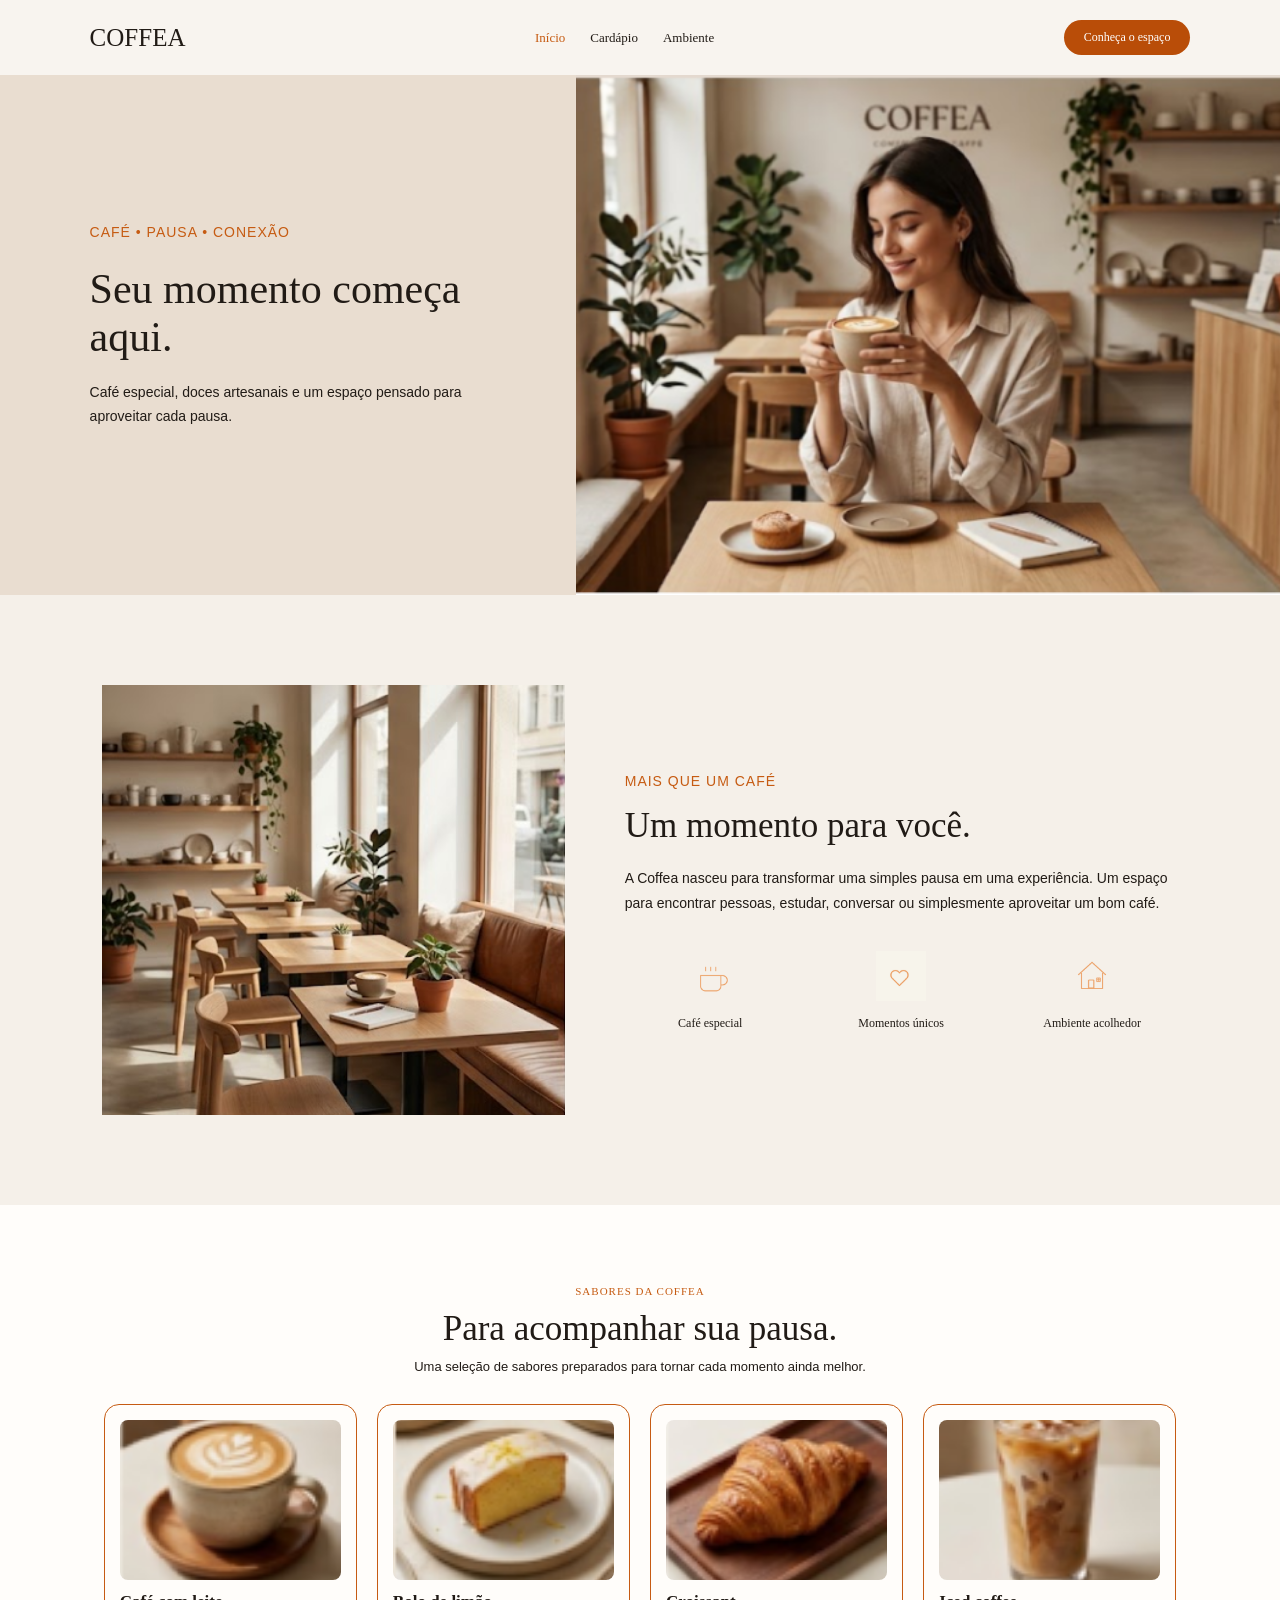
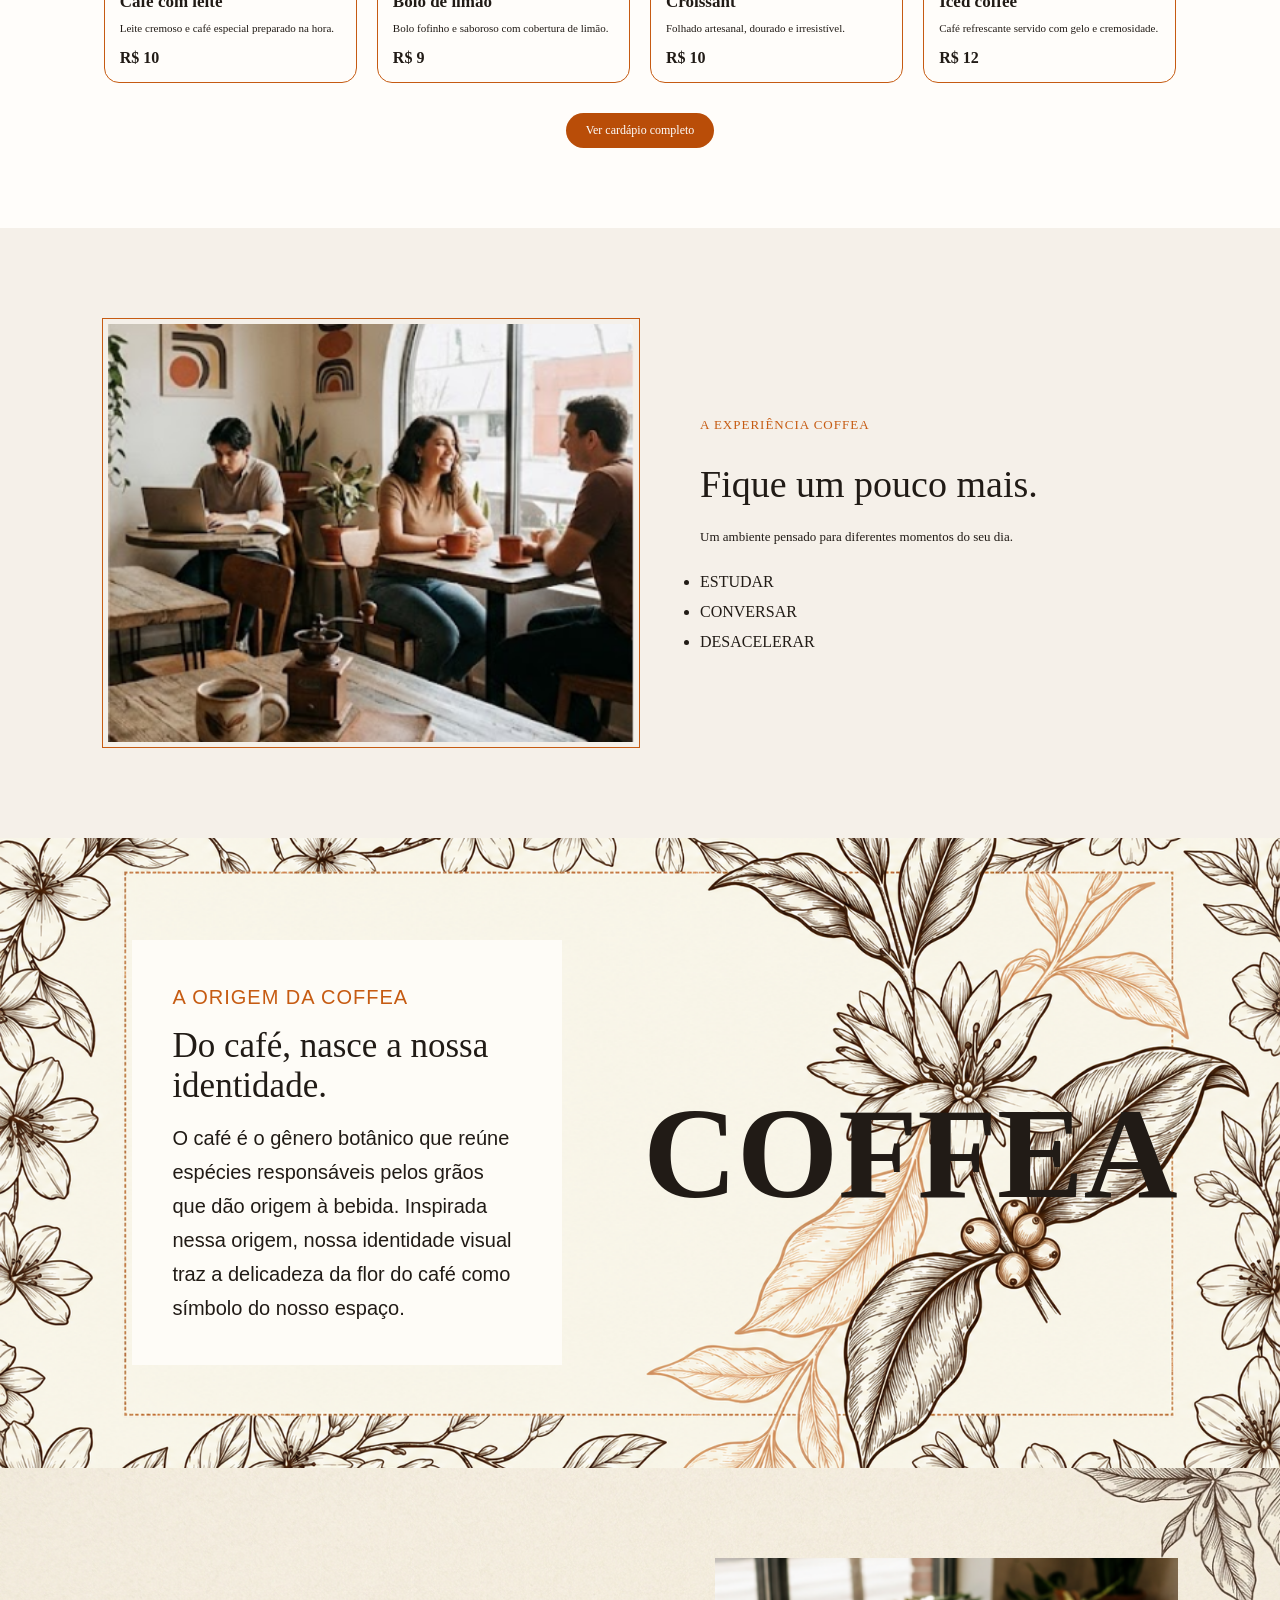
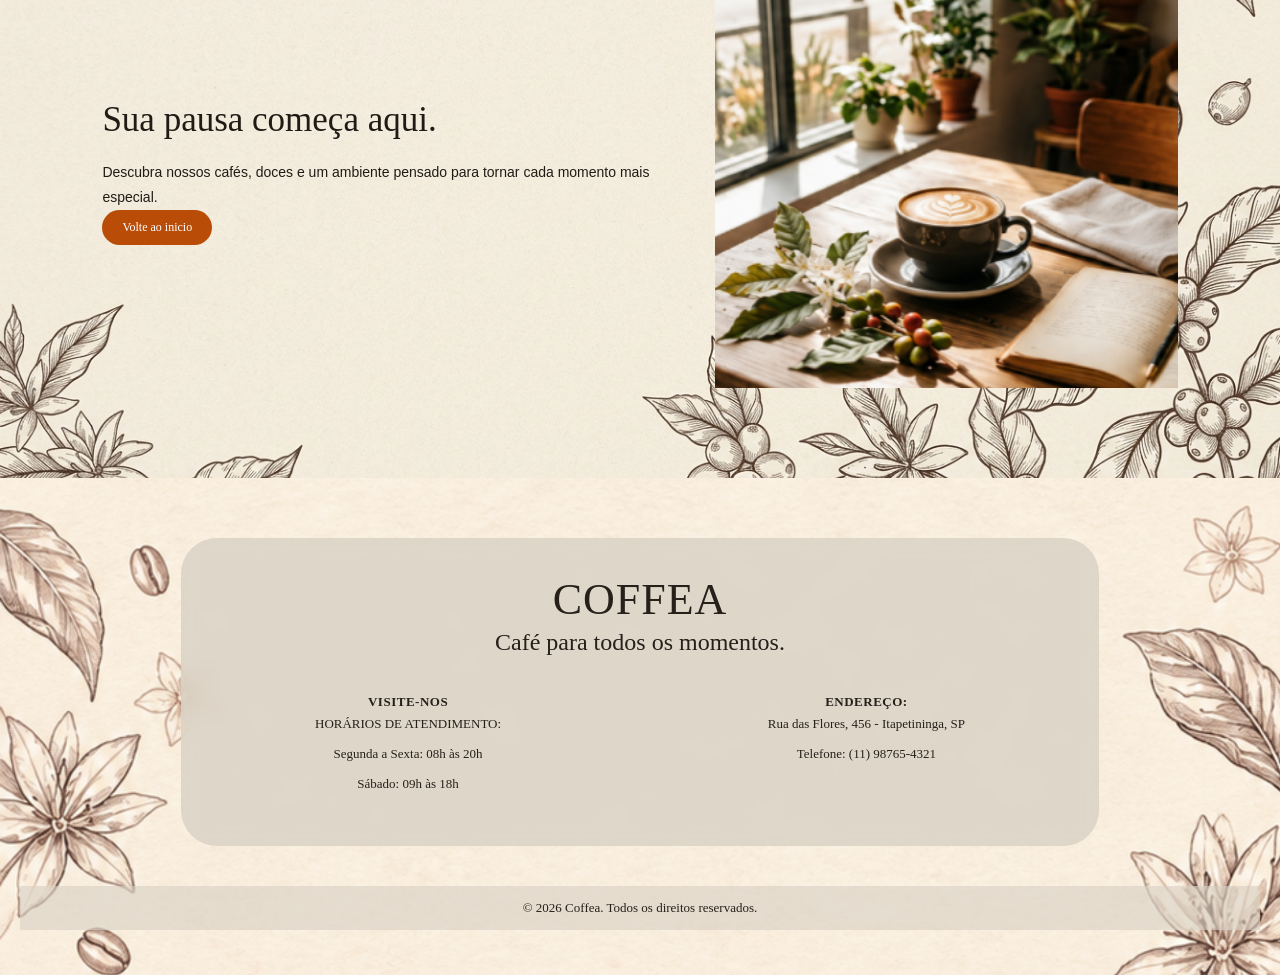
<file: index.html>
<!DOCTYPE html>
<html lang="pt-br">

<head>
    <meta charset="UTF-8">
    <meta name="viewport" content="width=device-width, initial-scale=1.0">
    <title>COFFEA - Cafeteria</title>

    <link rel="stylesheet" href="base.css">
    <link rel="stylesheet" href="index.css">
</head>

<body>

    <header>
        <h2>COFFEA</h2>

        <nav class="menu">
            <a class="inicio-menu" href="./index.html">Início</a>
            <a href="./cardapio.html">Cardápio</a>
            <a href="./ambiente.html">Ambiente</a>
        </nav>

        <a href="#historia" class="botao">Conheça o espaço</a>
    </header>

    <main>

        <section class="inicio" id="inicio">

            <div class="texto-inicio">
                <p class="subtitulo">CAFÉ • PAUSA • CONEXÃO</p>

                <h1>Seu momento começa aqui.</h1>

                <p>
                    Café especial, doces artesanais e um espaço pensado
                    para aproveitar cada pausa.
                </p>

               
            </div>
            <img src="./Imagens/img1.png" alt="img1">
        </section>

        <section class="sobre">

            <img src="./Imagens/img2.png" alt="img2">
            <div class="texto-sobre">

                <p class="subtitulo">MAIS QUE UM CAFÉ</p>
                <h2>Um momento para você.</h2>
                <p>
                    A Coffea nasceu para transformar uma simples pausa
                    em uma experiência. Um espaço para encontrar pessoas,
                    estudar, conversar ou simplesmente aproveitar um bom café.
                </p>

                <div class="beneficios">

                    <div>
        <img src="./Imagens/cafe-desenho.png" alt="Café">
        <p>Café especial</p>
    </div>

    <div>
        <img src="./Imagens/coracao-desenho.png" alt="Coração">
        <p>Momentos únicos</p>
    </div>

    <div>
        <img src="./Imagens/casa-desenho.png" alt="Casinha">
        <p>Ambiente acolhedor</p>
    </div>

            </div>
        </section>


        <section class="cardapio">

            <p class="subtitulo">SABORES DA COFFEA</p>
            <h2>Para acompanhar sua pausa.</h2>
            <p class="descricao">
                Uma seleção de sabores preparados para tornar cada momento ainda melhor.
            </p>

            <div class="produtos">

                <article class="produto">
                    <img src="./Imagens/3.1.png" alt="img3.1">
                    <h3>Café com leite</h3>
                    <p>Leite cremoso e café especial preparado na hora.</p>
                    <strong>R$ 10</strong>

                </article>

                <article class="produto">
                    <img src="./Imagens/3.2.png" alt="img3.2">
                    <h3>Bolo de limão</h3>
                    <p>Bolo fofinho e saboroso com cobertura de limão.</p>
                    <strong>R$ 9</strong>
                </article>

                <article class="produto">
                    <img src="./Imagens/3.3.png" alt="img3.3">
                    <h3>Croissant</h3>
                    <p>Folhado artesanal, dourado e irresistível.</p>
                    <strong>R$ 10</strong>
                </article>

                <article class="produto">
                    <img src="./Imagens/3.4.png" alt="img3.4">
                    <h3>Iced coffee</h3>
                    <p>Café refrescante servido com gelo e cremosidade.</p>
                    <strong>R$ 12</strong>
                </article>

            </div>

            <a href="./cardapio.html" class="botao">Ver cardápio completo</a>

        </section>


        <section class="experiencia" id="ambiente">
            <img src="./Imagens/img4.png" alt="img4">
            <div class="texto-experiencia">

                <p class="subtitulo">A EXPERIÊNCIA COFFEA</p>
                <h2>Fique um pouco mais.</h2>
                <p>
                    Um ambiente pensado para diferentes momentos do seu dia.
                </p>
                <ul class="links">
                    <li>ESTUDAR</li>
                    <li>CONVERSAR</li>
                    <li>DESACELERAR</li>
                </ul>

            </div>

        </section>


        <section class="historia" id="historia">

            <div class="texto-historia">
                <p class="subtitulo">A ORIGEM DA COFFEA</p>
                <h2>Do café, nasce a nossa identidade.</h2>
                <p>
                    O café é o gênero botânico que reúne espécies responsáveis
                    pelos grãos que dão origem à bebida. Inspirada nessa origem,
                    nossa identidade visual traz a delicadeza da flor do café
                    como símbolo do nosso espaço.
                </p>
            </div>

            <h1 class="coffea"> COFFEA</h1>

        </section>

        <section class="sobre-2" id="sobre-2">
            <div class="texto-sobre">
                <h2>Sua pausa começa aqui.</h2>
                <p>
                    Descubra nossos cafés, doces e um ambiente pensado
                    para tornar cada momento mais especial.
                </p>
                <a href="#inicio" class="botao">Volte ao inicio</a>
            </div>

            <img src="./Imagens/img6.png" alt="img6">

        </section>

    </main>

    <footer id="rodape">
        <div class="cartao-contato">
            <div class="cabecalho-contato">
                <h2>COFFEA</h2>
                <p class="slogan">Café para todos os momentos.</p>
            </div>

            <div class="info-contato">
                <div class="coluna-info">
                    <h3>VISITE-NOS</h3>
                    <p>HORÁRIOS DE ATENDIMENTO:</p>
                    <p>Segunda a Sexta: 08h às 20h</p>
                    <p>Sábado: 09h às 18h</p>
                </div>

                <div class="coluna-info">
                    <h3>ENDEREÇO:</h3>
                    <p>Rua das Flores, 456 - Itapetininga, SP</p>
                    <p>Telefone: (11) 98765-4321</p>
                </div>
            </div>
        </div>

        <p class="direitos">© 2026 Coffea. Todos os direitos reservados.</p>
    </footer>
</body>

</html>
</file>
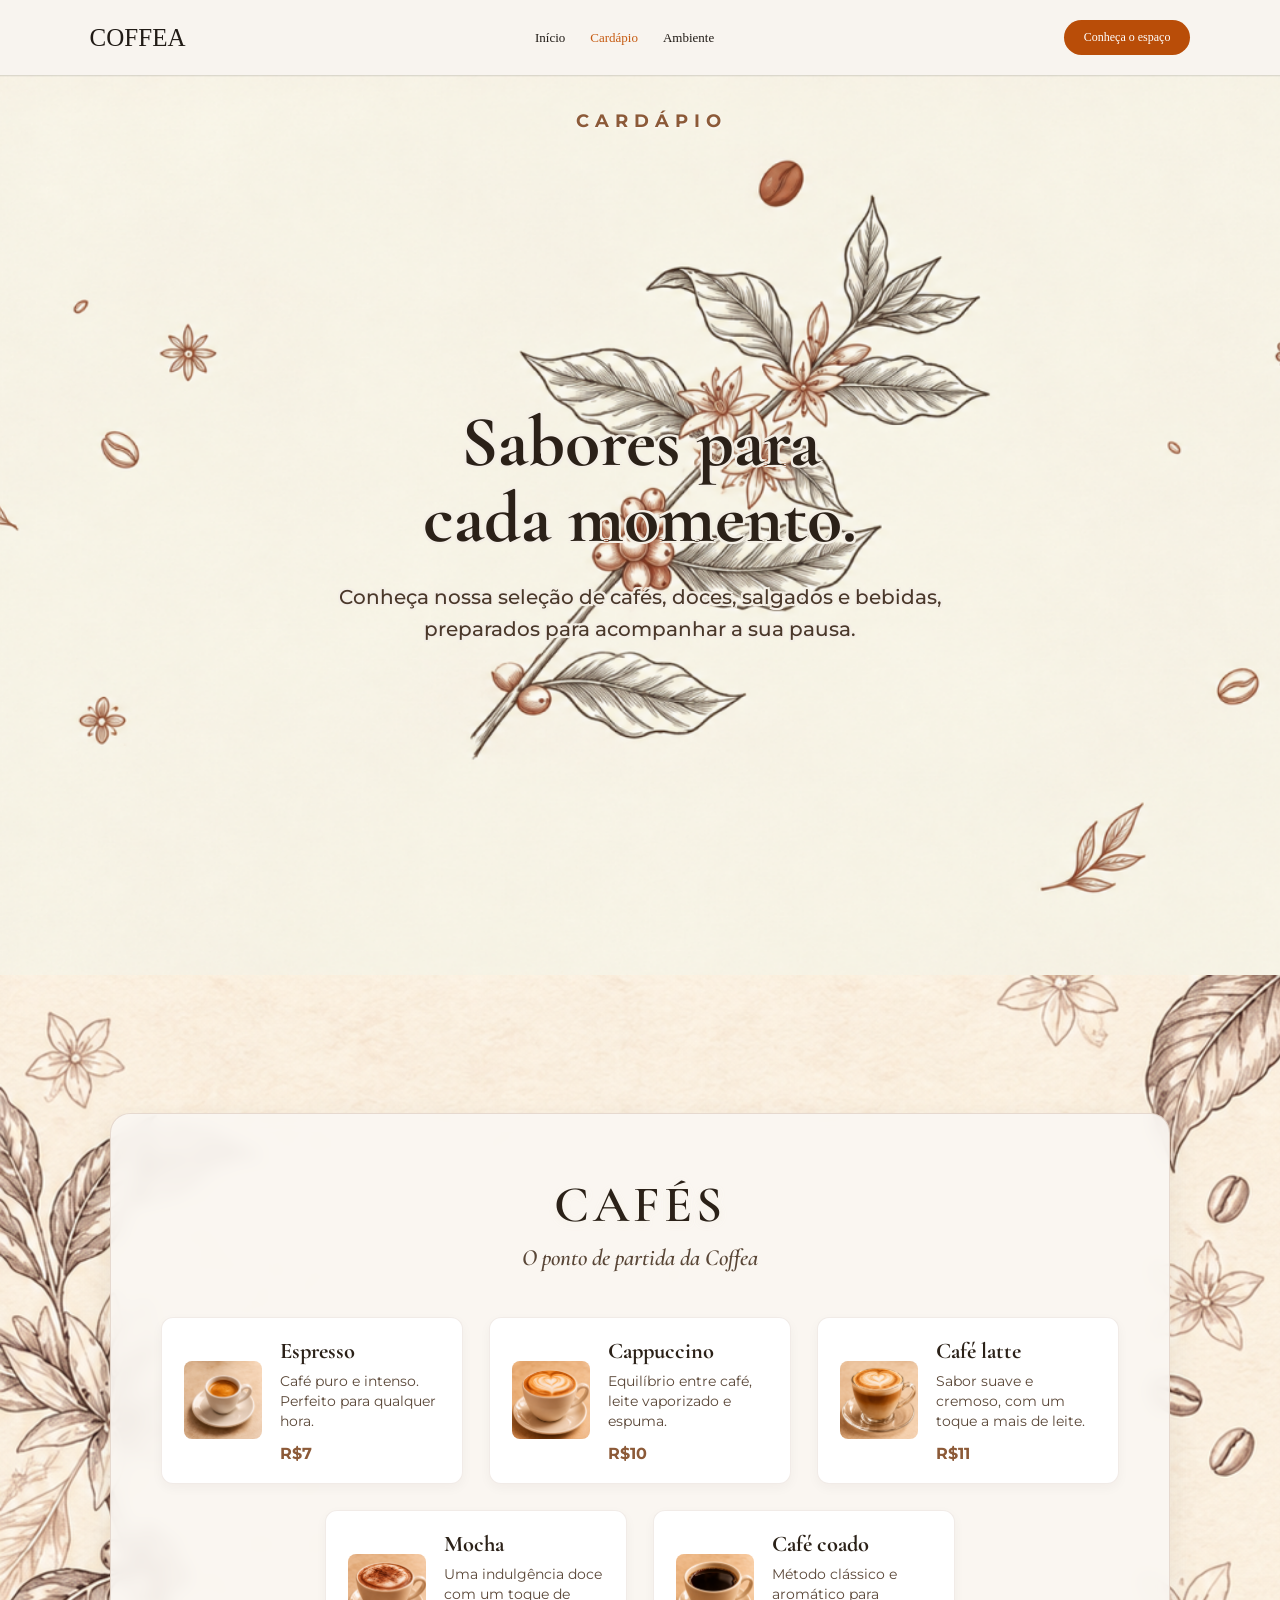
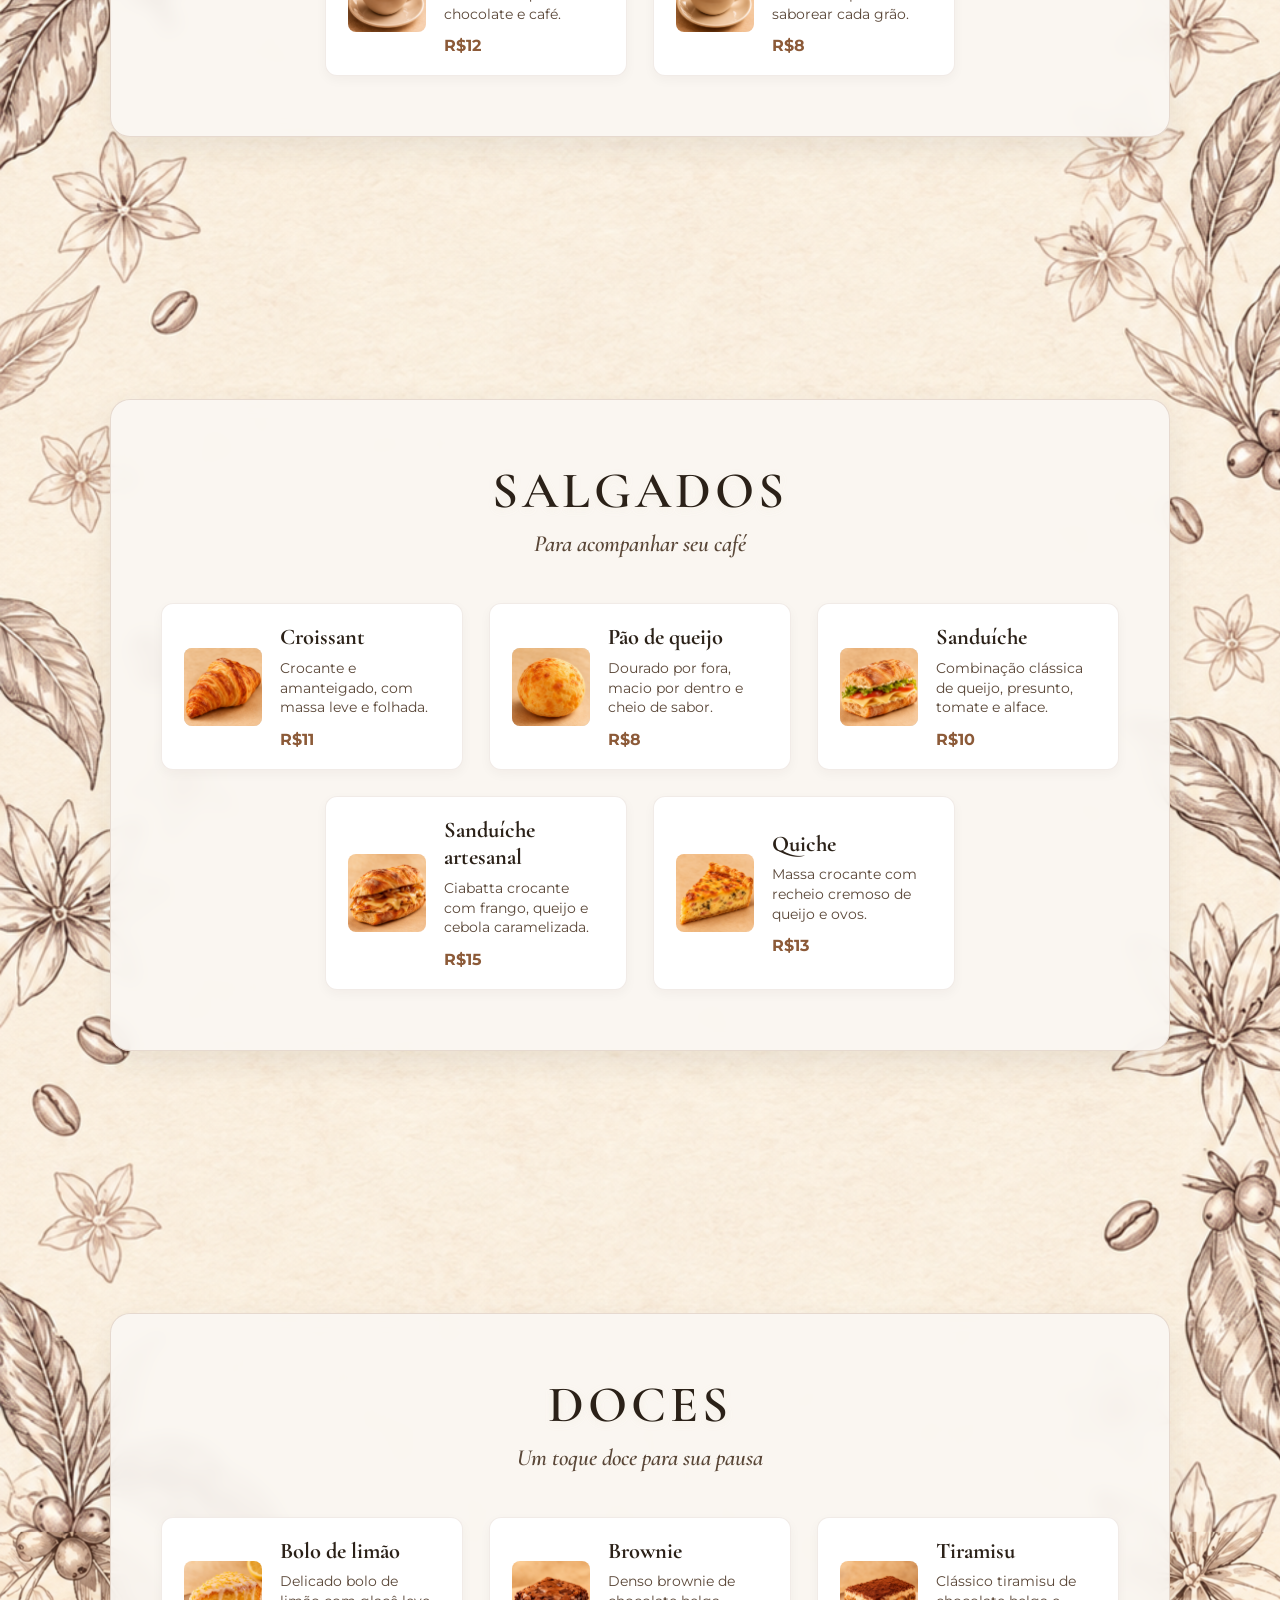
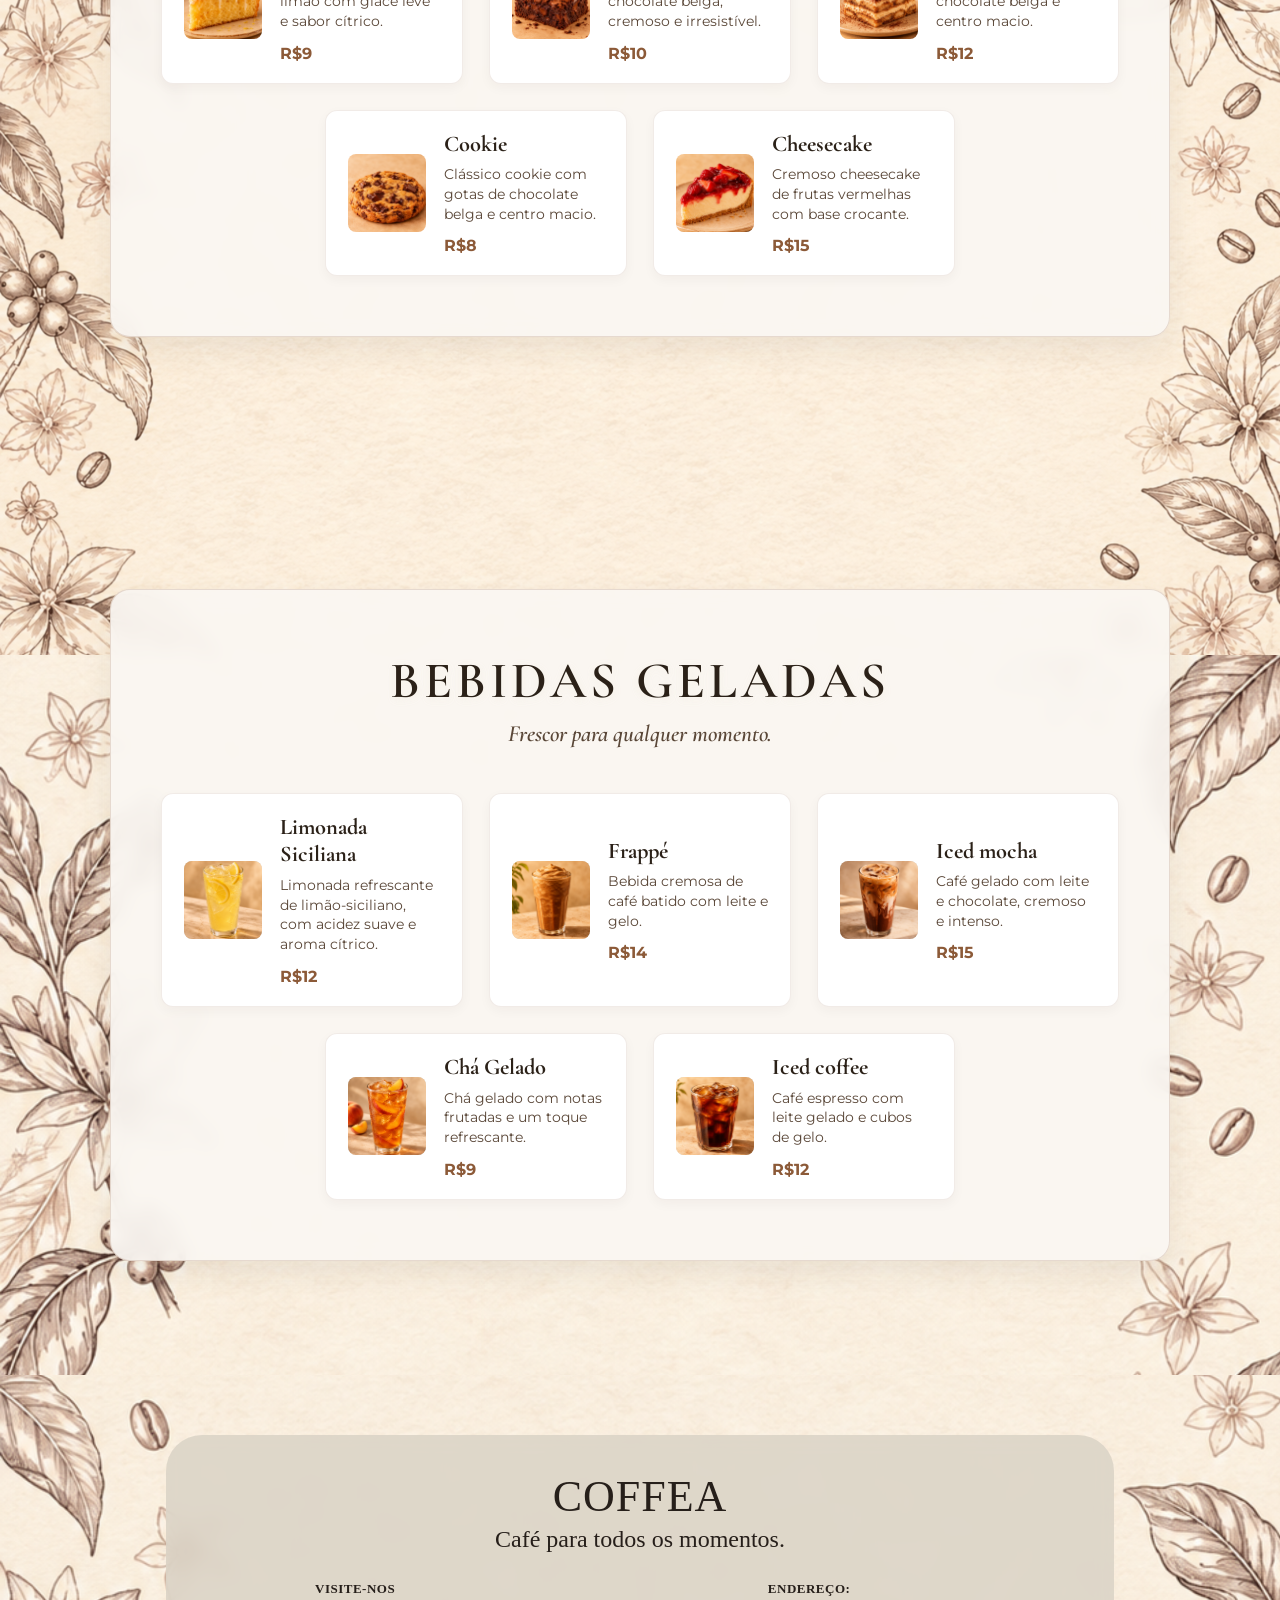
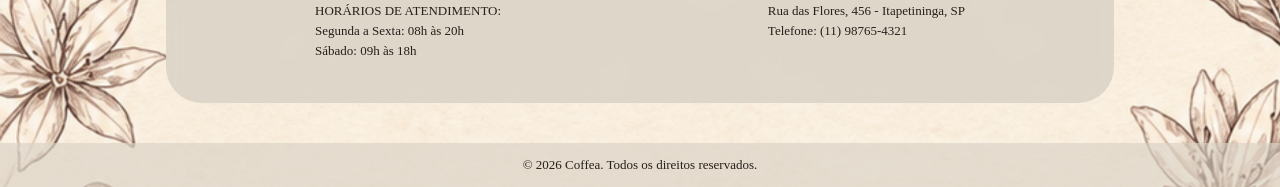
<file: cardapio.html>
<!DOCTYPE html>
<html lang="pt-BR">

<head>
  <meta charset="UTF-8">
  <meta name="viewport" content="width=device-width, initial-scale=1.0">
  <title>Cardápio Coffea</title>

  <link rel="preconnect" href="https://fonts.googleapis.com">
  <link rel="preconnect" href="https://fonts.gstatic.com" crossorigin>
  <link
    href="https://fonts.googleapis.com/css2?family=Cormorant+Garamond:ital,wght@0,400;0,600;0,700;1,400&family=Montserrat:wght@300;400;500;600;700&display=swap"
    rel="stylesheet">

  <link rel="stylesheet" href="base.css">
  <link rel="stylesheet" href="cardapio.css">
</head>

<body>

  <header>
    <h2>COFFEA</h2>

    <nav class="menu">
      <a class ="inicio-menu" href="./index.html">Início</a>
      <a class="cardapio-menu" href="./cardapio.html">Cardápio</a>
      <a href="./ambiente.html">Ambiente</a>
    </nav>

    <a href="./ambiente.html" class="botao">Conheça o espaço</a>
  </header>
  <main>
    <section class="pagina pagina-capa">
      <div class="tag-capa">CARDÁPIO</div>

      <div class="container-capa">
        <h1 class="titulo-capa">Sabores para<br>cada momento.</h1>
        <p class="descricao-capa">Conheça nossa seleção de cafés, doces, salgados e bebidas, preparados para acompanhar
          a
          sua pausa.</p>
      </div>
    </section>

    <div class="fundo-continuo">
      <section class="pagina pagina-cafes">
        <div class="card-secao">
          <div class="cabecalho-secao">
            <h2 class="titulo-secao">CAFÉS</h2>
            <p class="subtitulo-secao">O ponto de partida da Coffea</p>
          </div>

          <div class="grade-itens">
            <div class="cartao-item">
              <img src="./Imagens/expresso.png" alt="Espresso" class="imagem-item">
              <div class="info-item">
                <h3 class="nome-item">Espresso</h3>
                <p class="descricao-item">Café puro e intenso. Perfeito para qualquer hora.</p>
                <span class="preco-item">R$7</span>
              </div>
            </div>
            <div class="cartao-item">
              <img src="./Imagens/cappuccino.png" alt="Cappuccino" class="imagem-item">
              <div class="info-item">
                <h3 class="nome-item">Cappuccino</h3>
                <p class="descricao-item">Equilíbrio entre café, leite vaporizado e espuma.</p>
                <span class="preco-item">R$10</span>
              </div>
            </div>
            <div class="cartao-item">
              <img src="./Imagens/latte.png" alt="Café latte" class="imagem-item">
              <div class="info-item">
                <h3 class="nome-item">Café latte</h3>
                <p class="descricao-item">Sabor suave e cremoso, com um toque a mais de leite.</p>
                <span class="preco-item">R$11</span>
              </div>
            </div>
          </div>

          <div class="grade-itens-2">
            <div class="cartao-item">
              <img src="./Imagens/mocha.png" alt="Mocha" class="imagem-item">
              <div class="info-item">
                <h3 class="nome-item">Mocha</h3>
                <p class="descricao-item">Uma indulgência doce com um toque de chocolate e café.</p>
                <span class="preco-item">R$12</span>
              </div>
            </div>
            <div class="cartao-item">
              <img src="./Imagens/cafe_coado.png" alt="Café coado" class="imagem-item">
              <div class="info-item">
                <h3 class="nome-item">Café coado</h3>
                <p class="descricao-item">Método clássico e aromático para saborear cada grão.</p>
                <span class="preco-item">R$8</span>
              </div>
            </div>
          </div>
        </div>
      </section>

      <section class="pagina pagina-salgados">
        <div class="card-secao">
          <div class="cabecalho-secao">
            <h2 class="titulo-secao">SALGADOS</h2>
            <p class="subtitulo-secao">Para acompanhar seu café</p>
          </div>

          <div class="grade-itens">
            <div class="cartao-item">
              <img src="./Imagens/croissant.png" alt="Croissant" class="imagem-item">
              <div class="info-item">
                <h3 class="nome-item">Croissant</h3>
                <p class="descricao-item">Crocante e amanteigado, com massa leve e folhada.</p>
                <span class="preco-item">R$11</span>
              </div>
            </div>
            <div class="cartao-item">
              <img src="./Imagens/pao_de_queijo.png" alt="Pão de queijo" class="imagem-item">
              <div class="info-item">
                <h3 class="nome-item">Pão de queijo</h3>
                <p class="descricao-item">Dourado por fora, macio por dentro e cheio de sabor.</p>
                <span class="preco-item">R$8</span>
              </div>
            </div>
            <div class="cartao-item">
              <img src="./Imagens/sanduiche.png" alt="Sanduíche" class="imagem-item">
              <div class="info-item">
                <h3 class="nome-item">Sanduíche</h3>
                <p class="descricao-item">Combinação clássica de queijo, presunto, tomate e alface.</p>
                <span class="preco-item">R$10</span>
              </div>
            </div>
          </div>

          <div class="grade-itens-2">
            <div class="cartao-item">
              <img src="./Imagens/sanduiche artesanal.png" alt="Sanduíche artesanal" class="imagem-item">
              <div class="info-item">
                <h3 class="nome-item">Sanduíche artesanal</h3>
                <p class="descricao-item">Ciabatta crocante com frango, queijo e cebola caramelizada.</p>
                <span class="preco-item">R$15</span>
              </div>
            </div>
            <div class="cartao-item">
              <img src="./Imagens/quiche.png" alt="Quiche" class="imagem-item">
              <div class="info-item">
                <h3 class="nome-item">Quiche</h3>
                <p class="descricao-item">Massa crocante com recheio cremoso de queijo e ovos.</p>
                <span class="preco-item">R$13</span>
              </div>
            </div>
          </div>
        </div>
      </section>

      <section class="pagina pagina-doces">
        <div class="card-secao">
          <div class="cabecalho-secao">
            <h2 class="titulo-secao">DOCES</h2>
            <p class="subtitulo-secao">Um toque doce para sua pausa</p>
          </div>

          <div class="grade-itens">
            <div class="cartao-item">
              <img src="./Imagens/bolo_de_limao.png" alt="Bolo de limão" class="imagem-item">
              <div class="info-item">
                <h3 class="nome-item">Bolo de limão</h3>
                <p class="descricao-item">Delicado bolo de limão com glacê leve e sabor cítrico.</p>
                <span class="preco-item">R$9</span>
              </div>
            </div>
            <div class="cartao-item">
              <img src="./Imagens/brownie.png" alt="Brownie" class="imagem-item">
              <div class="info-item">
                <h3 class="nome-item">Brownie</h3>
                <p class="descricao-item">Denso brownie de chocolate belga, cremoso e irresistível.</p>
                <span class="preco-item">R$10</span>
              </div>
            </div>
            <div class="cartao-item">
              <img src="./Imagens/tiramisu.png" alt="Tiramisu" class="imagem-item">
              <div class="info-item">
                <h3 class="nome-item">Tiramisu</h3>
                <p class="descricao-item">Clássico tiramisu de chocolate belga e centro macio.</p>
                <span class="preco-item">R$12</span>
              </div>
            </div>
          </div>

          <div class="grade-itens-2">
            <div class="cartao-item">
              <img src="./Imagens/cookie.png" alt="Cookie" class="imagem-item">
              <div class="info-item">
                <h3 class="nome-item">Cookie</h3>
                <p class="descricao-item">Clássico cookie com gotas de chocolate belga e centro macio.</p>
                <span class="preco-item">R$8</span>
              </div>
            </div>
            <div class="cartao-item">
              <img src="./Imagens/cheesecake.png" alt="Cheesecake" class="imagem-item">
              <div class="info-item">
                <h3 class="nome-item">Cheesecake</h3>
                <p class="descricao-item">Cremoso cheesecake de frutas vermelhas com base crocante.</p>
                <span class="preco-item">R$15</span>
              </div>
            </div>
          </div>
        </div>
      </section>

      <section class="pagina pagina-bebidas">
        <div class="card-secao">
          <div class="cabecalho-secao">
            <h2 class="titulo-secao">BEBIDAS GELADAS</h2>
            <p class="subtitulo-secao">Frescor para qualquer momento.</p>
          </div>

          <div class="grade-itens">
            <div class="cartao-item">
              <img src="./Imagens/limonada_siciliana.png" alt="Limonada Siciliana" class="imagem-item">
              <div class="info-item">
                <h3 class="nome-item">Limonada Siciliana</h3>
                <p class="descricao-item">Limonada refrescante de limão-siciliano, com acidez suave e aroma cítrico.</p>
                <span class="preco-item">R$12</span>
              </div>
            </div>
            <div class="cartao-item">
              <img src="./Imagens/frappe_gelado.png" alt="Frappé" class="imagem-item">
              <div class="info-item">
                <h3 class="nome-item">Frappé</h3>
                <p class="descricao-item">Bebida cremosa de café batido com leite e gelo.</p>
                <span class="preco-item">R$14</span>
              </div>
            </div>
            <div class="cartao-item">
              <img src="./Imagens/mocha_gelado.png" alt="Iced mocha" class="imagem-item">
              <div class="info-item">
                <h3 class="nome-item">Iced mocha</h3>
                <p class="descricao-item">Café gelado com leite e chocolate, cremoso e intenso.</p>
                <span class="preco-item">R$15</span>
              </div>
            </div>
          </div>

          <div class="grade-itens-2">
            <div class="cartao-item">
              <img src="./Imagens/cha_gelado.png" alt="Chá Gelado" class="imagem-item">
              <div class="info-item">
                <h3 class="nome-item">Chá Gelado</h3>
                <p class="descricao-item">Chá gelado com notas frutadas e um toque refrescante.</p>
                <span class="preco-item">R$9</span>
              </div>
            </div>
            <div class="cartao-item">
              <img src="./Imagens/cafe_gelado.png" alt="Iced coffee" class="imagem-item">
              <div class="info-item">
                <h3 class="nome-item">Iced coffee</h3>
                <p class="descricao-item">Café espresso com leite gelado e cubos de gelo.</p>
                <span class="preco-item">R$12</span>
              </div>
            </div>
          </div>
        </div>
      </section>
    </div>
  </main>

  <footer id="rodape">
    <div class="cartao-contato">
      <div class="cabecalho-contato">
        <h2>COFFEA</h2>
        <p class="slogan">Café para todos os momentos.</p>
      </div>

      <div class="info-contato">
        <div class="coluna-info">
          <h3>VISITE-NOS</h3>
          <p>HORÁRIOS DE ATENDIMENTO:</p>
          <p>Segunda a Sexta: 08h às 20h</p>
          <p>Sábado: 09h às 18h</p>
        </div>

        <div class="coluna-info">
          <h3>ENDEREÇO:</h3>
          <p>Rua das Flores, 456 - Itapetininga, SP</p>
          <p>Telefone: (11) 98765-4321</p>
        </div>
      </div>
    </div>

    <p class="direitos">© 2026 Coffea. Todos os direitos reservados.</p>
  </footer>
</body>

</html>
</file>
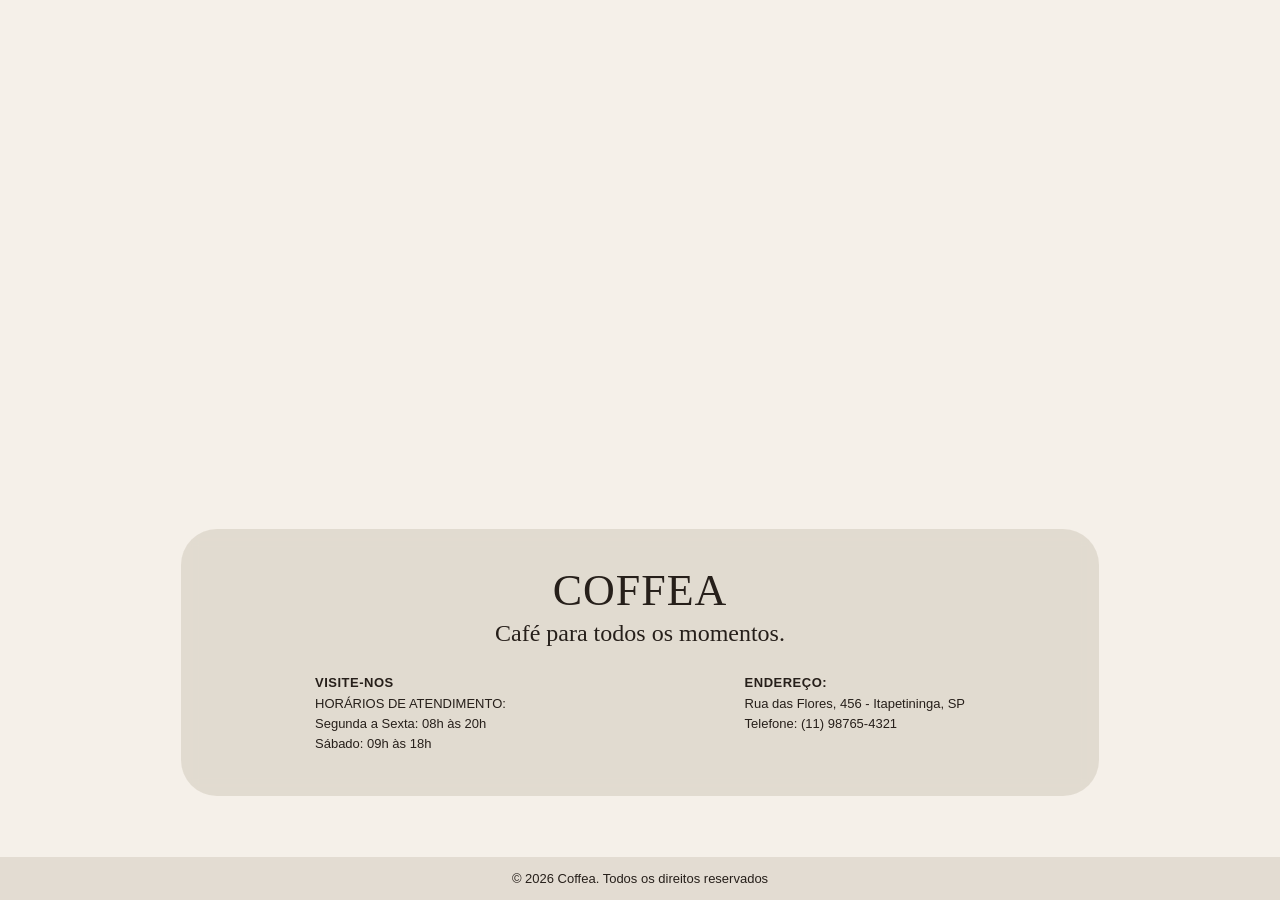
<file: contato.html>
<!DOCTYPE html>
<html lang="pt-BR">
<head>
    <meta charset="UTF-8">
    <meta name="viewport" content="width=device-width, initial-scale=1.0">
    <title>Contato</title>
    <link rel="stylesheet" href="base.css">
    <link rel="stylesheet" href="contato.css">
</head>
<body>
    <section class="secao-final">
        <div class="cartao-contato">
            <div class="cabecalho-contato">
                <h2>COFFEA</h2>
                <p class="slogan">Café para todos os momentos.</p>
            </div>

            <div class="info-contato">
                <div class="coluna-info">
                    <h3>VISITE-NOS</h3>
                    <p>HORÁRIOS DE ATENDIMENTO:</p>
                    <p>Segunda a Sexta: 08h às 20h</p>
                    <p>Sábado: 09h às 18h</p>
                </div>

                <div class="coluna-info">
                    <h3>ENDEREÇO:</h3>
                    <p>Rua das Flores, 456 - Itapetininga, SP</p>
                    <p>Telefone: (11) 98765-4321</p>
                </div>
            </div>
        </div>

        <footer class="rodape-final">
            <p>© 2026 Coffea. Todos os direitos reservados</p>
        </footer>
    </section>
</body>
</html>
</file>
<file: base.css>
:root {
  --texto: #211b16;
  --fundo: #f5f0e9;
  --creme: #f8f4ef;
  --laranja: #c65b12;
  --botao: #b94d08;
  --marrom: #30251e;
  
  /*Contorno das letras*/
  --contorno-cor: #f4efe6;
  --contorno-esp: 2px;
  --contorno-neg: calc(var(--contorno-esp) * -1);
  --contorno:
  var(--contorno-neg) var(--contorno-neg) 0 var(--contorno-cor),
  var(--contorno-esp) var(--contorno-neg) 0 var(--contorno-cor),
  var(--contorno-neg) var(--contorno-esp) 0 var(--contorno-cor),
  var(--contorno-esp) var(--contorno-esp) 0 var(--contorno-cor),
  var(--contorno-neg) 0 0 var(--contorno-cor),
  var(--contorno-esp) 0 0 var(--contorno-cor),
  0 var(--contorno-neg) 0 var(--contorno-cor),
  0 var(--contorno-esp) 0 var(--contorno-cor);
}


* { margin: 0; padding: 0; box-sizing: border-box; }

html { scroll-behavior: smooth; }

body {
  font-family: Georgia, 'Times New Roman', serif;
  color: var(--texto);
  background: var(--fundo);
  overflow-x: hidden;
}

img { max-width: 100%; display: block; }

header {
  display: flex;
  justify-content: space-between;
  align-items: center;
  padding: 20px 7%;
  background: var(--creme);
  font-family: Georgia, serif;
}
header h2 { font-size: 25px; font-weight: normal; }
nav { display: flex; gap: 25px; }
nav a { color: var(--texto); text-decoration: none; font-size: 13px; }

.botao {
  display: inline-block;
  padding: 10px 20px;
  border-radius: 20px;
  background: var(--botao);
  color: #fff;
  text-decoration: none;
  font-size: 12px;
}

.subtitulo {
  display: block;
  margin-bottom: 14px;
  font-size: 13px;
  letter-spacing: 2px;
  text-transform: uppercase;
  color: var(--laranja);
}

body > footer {
  display: flex;
  flex-direction: column;
  align-items: center;
  padding-top: 60px;
  background: var(--marrom) url("./Imagens/fundo_continuo.png") center / cover no-repeat;
  color: #261f1a;
  font-family: Georgia, serif;
}

.cartao-contato {
  display: flex;
  flex-direction: column;
  align-items: center;
  width: 74%;
  max-width: 960px;
  padding: 36px 50px 42px;
  margin-bottom: 40px;
  background: rgba(218, 211, 198, 0.85);
  backdrop-filter: blur(8px);
  border-radius: 36px;
}
.cabecalho-contato { margin-bottom: 28px; text-align: center; }
.cabecalho-contato h2 {
  margin-bottom: 4px;
  font-size: clamp(32px, 3.6vw, 44px);
  font-weight: normal;
  letter-spacing: 1px;
}
.slogan { font-size: clamp(18px, 2vw, 24px); }

.info-contato {
  display: flex;
  justify-content: space-between;
  gap: 40px;
  width: 100%;
  max-width: 650px;
}
.coluna-info h3 { margin-bottom: 4px; font-size: 13px; letter-spacing: 0.5px; }
.coluna-info p { font-size: 13px; line-height: 1.55; }

.direitos {
  width: 100%;
  padding: 14px 20px;
  background: rgba(218, 211, 198, 0.65);
  text-align: center;
  font-size: 13px;
}

@media (max-width: 768px) {
  header { flex-direction: column; gap: 20px; }
  nav { flex-wrap: wrap; justify-content: center; gap: 15px; }
  .cartao-contato { width: 94%; padding: 28px 22px; border-radius: 24px; }
  .info-contato { flex-direction: column; gap: 20px; text-align: center; }
}
</file>
<file: index.css>
*{
margin: 0;
padding: 0;
box-sizing: border-box;
}
html {
scroll-behavior: smooth;
}
body {
background-color: #f5f0e9;
color: #211b16;
font-family: Georgia, serif;
}
img {
max-width: 100%;
display: block;
}
.subtitulo {
color: #c65b12;
font-size: 11px;
margin-bottom: 12px;
letter-spacing: 1px;
}
.botao {
display: inline-block;
background-color: #b94d08;
color: white;
text-decoration: none;
padding: 10px 20px;
border-radius: 20px;
font-size: 12px;
}
.menu > .inicio-menu{
color: #c65b12
}


header {
background-color: #f8f4ef;
display: flex;
justify-content: space-between;
align-items: center;
padding: 20px 7%;
}
header h2 {
font-size: 25px;
font-weight: normal;
}
nav {
display: flex;
gap: 25px;
}
nav a {
color: #211b16;
text-decoration: none;
font-size: 13px;
}
.menu > .inicio-menu{
color: #c65b12
}

.inicio {
display: flex;
align-items: center;
background-color: #e9ddd0;
min-height: 520px;
}
.texto-inicio {
width: 45%;
padding: 50px 7%;
}
.texto-inicio h1 {
font-size: 42px;
font-weight: normal;
margin-bottom: 20px;
}
.texto-inicio p {
font-size: 14px;
line-height: 1.7;
margin-bottom: 20px;
font-family: montserrat-light, sans-serif;
}
.inicio img {
width: 55%;
height: 520px;
object-fit: cover;
}


.sobre {
display: flex;
align-items: center;
gap: 60px;
padding: 90px 7%;
}
.sobre img {
width: 43%;
height: 430px;
object-fit: cover;
}
.texto-sobre {
flex: 1;
}
.texto-sobre h2 {
font-size: 35px;
font-weight: normal;
margin-bottom: 20px;
}
.texto-sobre > p {
font-size: 14px;
line-height: 1.8;
font-family: montserrat-light, sans-serif;
}
.sobre {
display: flex;
align-items: center;
justify-content: space-between;
gap: 60px;
padding: 90px 8%;

}
.sobre-2 {
display: flex;
align-items: center;
justify-content: space-between;
gap: 60px;
padding: 90px 8%;
background-image: url("./Imagens/sobre_fundo.jpg");
background-size: cover;
background-position: center;
}
.sobre-2 img {
width: 43%;
height: 430px;
object-fit: cover;
}
.beneficios {
    display: flex;
    flex-direction: row;
    justify-content: space-between;
    align-items: flex-start;
    gap: 20px;
    margin-top: 35px;
    width: 100%;
    text-align: center;
}

.beneficios div {
    flex: 1;
    display: flex;
    flex-direction: column;
    align-items: center;
}

.beneficios img {
    width: 50px;
    height: 50px;
    object-fit: contain;
    margin-bottom: 10px;
}

.beneficios p {
    font-size: 12px;
    margin-top: 5px;
    text-align: center;
   
}


.cardapio {
text-align: center;
padding: 80px 7%;
background-color: #fffdfa;
}
.cardapio h2 {
font-size: 35px;
font-weight: normal;
margin-bottom: 10px;
}
.descricao {
font-size: 13px;
margin-bottom: 30px;
font-family: montserrat-light, sans-serif;
}
.produtos {
display: flex;
justify-content: center;
gap: 20px;
margin-bottom: 30px;
}
.produto {
border: 1px solid #c65b12;
border-radius: 15px;
padding: 15px;
width: 23%;
text-align: left;
}
.produto img {
width: 100%;
height: 160px;
object-fit: cover;
border-radius: 8px;
}
.produto h3 {
font-size: 17px;
margin-top: 12px;
margin-bottom: 8px;
}
.produto p {
font-size: 11px;
line-height: 1.5;
margin-bottom: 12px;
}
.produto strong {
font-size: 16px;
}


.experiencia {
display: flex;
align-items: center;
gap: 60px;
padding: 90px 8%;
background-color: #f5f0e9;
}
.experiencia img {
width: 50%;
height: 430px;
object-fit: cover;
padding: 5px;
border: 1px solid #c65b12;
}
.texto-experiencia {
flex: 1;
}
.texto-experiencia h2 {
font-size: 38px;
font-weight: normal;
margin-bottom: 20px;
}
.texto-experiencia p {
font-size: 13px;
line-height: 1.7;
margin-bottom: 25px;
font-family: Georgia, serif;

}

.links {
display: flex;
flex-direction: column;
gap: 12px;
}
.links a {
color: #c65b12;
font-size: 13px;
font-weight: bold;
text-decoration: none;
}

.historia {
display: flex;
align-items: center;
justify-content: space-between;
min-height: 630px;
padding: 80px 8%;
background-color: #e9dfd2;
background-image: url("./Imagens/moldura-fundo-coffea.png");
background-size: cover;
background-position: center;
}

.coffea{
    font-size: 130px;
}
.texto-historia {
width: 40%;
background-color: rgba(255, 253, 250, 0.88);
padding: 40px;
  margin-left: 30px;
}
.texto-historia h2 {
font-size: 35px;
font-weight: normal;
margin-bottom: 15px;
}
.texto-historia p {
font-size: 20px;
line-height: 1.7;
font-family: montserrat-light, sans-serif;
}
.nome-coffea h2 {
font-size: 65px;
color: #513b29;
}
.historia img {
    width: 200%;
    height: 500px;
    object-fit: contain;
}
footer {
background-color: #30251e;
color: #f5f0e9;
text-align: center;
padding: 35px 20px;
}
footer h2 {
font-size: 25px;
margin-bottom: 12px;
}
footer p {
font-size: 12px;
margin-bottom: 10px;
}


@media (max-width: 768px) {
header {
flex-direction: column;
gap: 20px;
}
nav {
flex-wrap: wrap;
justify-content: center;
gap: 15px;
}
.inicio,
.sobre,
.experiencia,
.contato {
flex-direction: column;
}
.texto-inicio,
.texto-sobre,
.texto-experiencia,
.texto-contato {
width: 45%;
padding: 30px 7%;
}
.inicio img,
.sobre img,
.experiencia img,
.contato img
{
width: 50%;
height: 400px;
}

.produtos {
flex-wrap: wrap;
}
.produto {
width: 45%;
}
.historia {
flex-direction: column;
gap: 30px;
}
.texto-historia {
width: 100%;
}
.nome-coffea h2 {
font-size: 40px;
}
}
</file>
<file: cardapio.css>
:root {
  --cafe: #2b2118;
  --cafe-claro: #5a4738;
  --bronze: #8c5a38;
  --fundo-capa: #f4efe6;
}

body {
  font-family: 'Montserrat', sans-serif;
}
.menu > .cardapio-menu{
color: #c65b12
}


.pagina {
  position: relative;
  display: flex;
  flex-direction: column;
  justify-content: center;
  align-items: center;
  width: 100%;
  min-height: 100vh;
  padding: 70px 20px;
}

.pagina-capa {
  background: var(--fundo-capa) url('./Imagens/c1_fundo.png') center / cover no-repeat;
}

.fundo-continuo {
  width: 100%;
  background: var(--fundo-capa) url('./Imagens/fundo_continuo.png') top center / 100% auto repeat-y;
}

.container-capa {
  display: flex;
  flex-direction: column;
  align-items: center;
  width: 100%;
  max-width: 850px;
  padding: 40px 30px;
  text-align: center;
}

.tag-capa {
  position: absolute;
  top: 35px;
  left: 45%;
  font-size: 1.1rem;
  font-weight: 700;
  letter-spacing: 6px;
  color: var(--bronze);
  text-shadow: 0 1px 3px rgba(255, 255, 255, 0.9);
}

.titulo-capa {
  font-size: 4.5rem;
  line-height: 1.05;
  margin-bottom: 24px;
}

.descricao-capa {
  max-width: 680px;
  font-size: 1.25rem;
  font-weight: 500;
  line-height: 1.6;
  color: #4a382a;
}

.titulo-capa,
.descricao-capa {
  text-shadow: var(--contorno);
}


.titulo-capa,
.titulo-secao,
.subtitulo-secao,
.nome-item {
  font-family: 'Cormorant Garamond', serif;
}

.titulo-capa,
.titulo-secao,
.nome-item {
  color: var(--cafe);
}

.titulo-capa,
.nome-item {
  font-weight: 700;
}

.titulo-secao,
.subtitulo-secao {
  font-weight: 600;
}

.card-secao {
  display: flex;
  flex-direction: column;
  align-items: center;
  width: 100%;
  max-width: 1060px;
  padding: 60px 50px;
  background: rgba(250, 247, 242, 0.92);
  backdrop-filter: blur(8px);
  border: 1px solid rgba(140, 90, 56, 0.18);
  border-radius: 20px;
  box-shadow: 0 12px 32px rgba(43, 33, 24, 0.08);
}

.cabecalho-secao {
  margin-bottom: 45px;
  text-align: center;
}

.titulo-secao {
  font-size: 3.2rem;
  text-transform: uppercase;
  letter-spacing: 4px;
  text-shadow: 0 2px 8px rgba(244, 239, 230, 0.9);
}

.subtitulo-secao {
  margin-top: 8px;
  font-size: 1.45rem;
  font-style: italic;
  color: var(--cafe-claro);
}

.grade-itens,
.grade-itens-2 {
  display: grid;
  gap: 26px;
  width: 100%;
}

.grade-itens {
  grid-template-columns: repeat(3, 1fr);
  max-width: 960px;
}

.grade-itens-2 {
  grid-template-columns: repeat(2, 1fr);
  max-width: 630px;
  margin-top: 26px;
}

.cartao-item {
  display: flex;
  align-items: center;
  gap: 18px;
  padding: 20px 22px;
  background: #fff;
  border: 1px solid rgba(140, 90, 56, 0.12);
  border-radius: 12px;
  box-shadow: 0 4px 12px rgba(43, 33, 24, 0.04);
}

.imagem-item {
  flex-shrink: 0;
  width: 78px;
  height: 78px;
  object-fit: cover;
  border-radius: 8px;
  background: #d9d4cc;
}

.info-item {
  display: flex;
  flex-direction: column;
  flex: 1;
}

.nome-item {
  font-size: 1.4rem;
  line-height: 1.2;
}

.descricao-item {
  margin: 8px 0 12px;
  font-size: 0.85rem;
  line-height: 1.45;
  color: var(--cafe-claro);
}

.preco-item {
  font-size: 1rem;
  font-weight: 700;
  color: var(--bronze);
}

@media (max-width: 820px) {
  .card-secao {
    padding: 36px 20px;
    border-radius: 16px;
  }

  .grade-itens,
  .grade-itens-2 {
    grid-template-columns: 1fr;
    max-width: 420px;
  }

  .titulo-capa {
    font-size: 2.8rem;
  }

  .descricao-capa {
    font-size: 1rem;
  }

  .titulo-secao {
    font-size: 2.4rem;
  }
}
</file>
<file: contato.css>
/* ==================== CONTATO ==================== */
.secao-final {
  position: relative;
  display: flex;
  flex-direction: column;
  justify-content: flex-end;
  align-items: center;
  min-height: 100vh;
  padding: 40px 20px 80px;
  scroll-snap-align: start;
  color: #261f1a;
  background: url("https://raw.githubusercontent.com/Millene-Oliveira/Projeto_coffea/refs/heads/main/Imagens/fundo_final_geral.jpg") center / cover no-repeat;
}

.cartao-contato {
  display: flex;
  flex-direction: column;
  align-items: center;
  width: 74%;
  max-width: 960px;
  padding: 36px 50px 42px;
  margin-bottom: 24px;
  background: rgba(218, 211, 198, 0.72);
  border-radius: 36px;
}

.cabecalho-contato { margin-bottom: 28px; text-align: center; }
.cabecalho-contato h2 {
  margin-bottom: 4px;
  font-size: clamp(32px, 3.6vw, 44px);
  font-weight: normal;
  letter-spacing: 1px;
}
.slogan { font-size: clamp(18px, 2vw, 24px); }

.info-contato {
  display: flex;
  justify-content: space-between;
  gap: 40px;
  width: 100%;
  max-width: 650px;
}

/* Textos em Arial */
.coluna-info, .rodape-final { font-family: Arial, sans-serif; font-size: 13px; }
.coluna-info h3 { margin-bottom: 4px; font-size: 13px; letter-spacing: 0.5px; }
.coluna-info p { line-height: 1.55; }

.rodape-final {
  position: absolute;
  bottom: 0;
  left: 0;
  width: 100%;
  padding: 14px 20px;
  background: rgba(218, 211, 198, 0.65);
  text-align: center;
}

/* ==================== RESPONSIVO ==================== */
@media (max-width: 700px) {
  .secao-final { justify-content: center; padding: 40px 15px 70px; }
  .cartao-contato { width: 94%; padding: 28px 22px; border-radius: 24px; }
  .info-contato { flex-direction: column; gap: 20px; text-align: center; }
}
</file>
